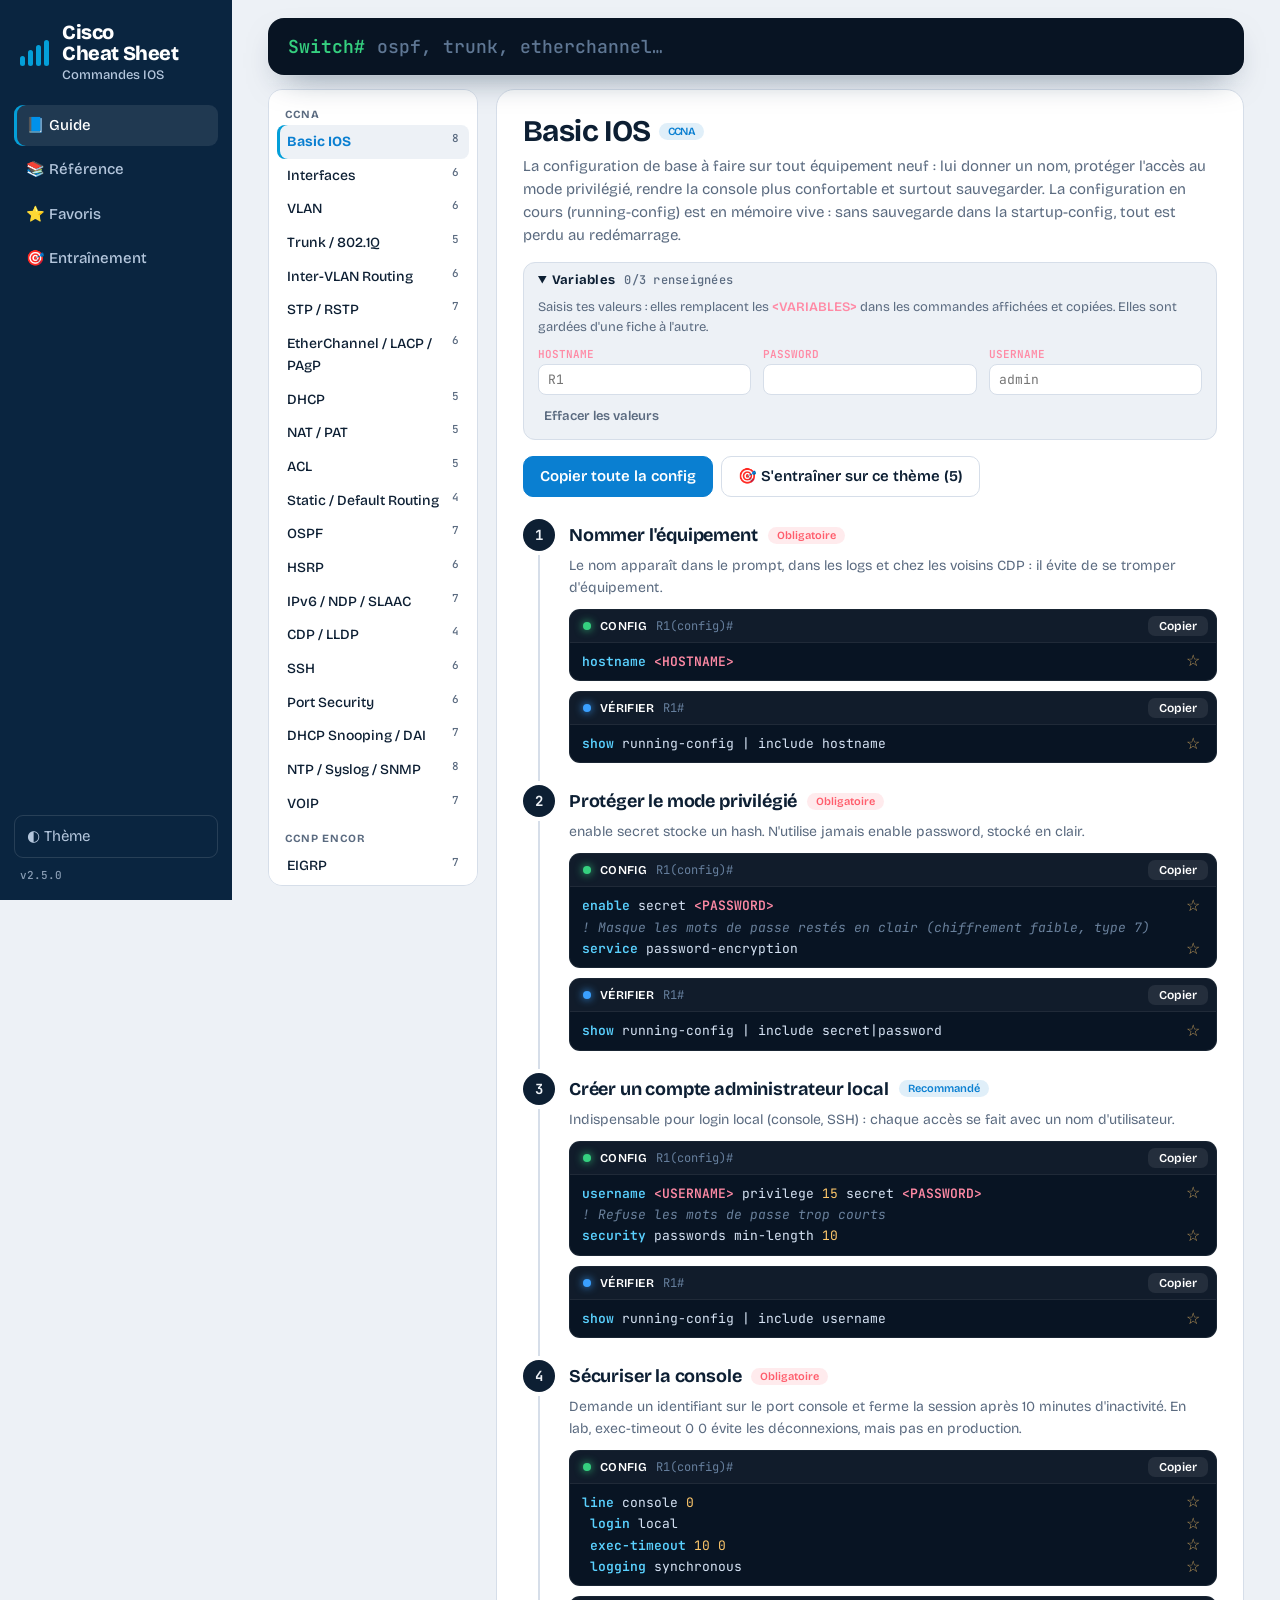
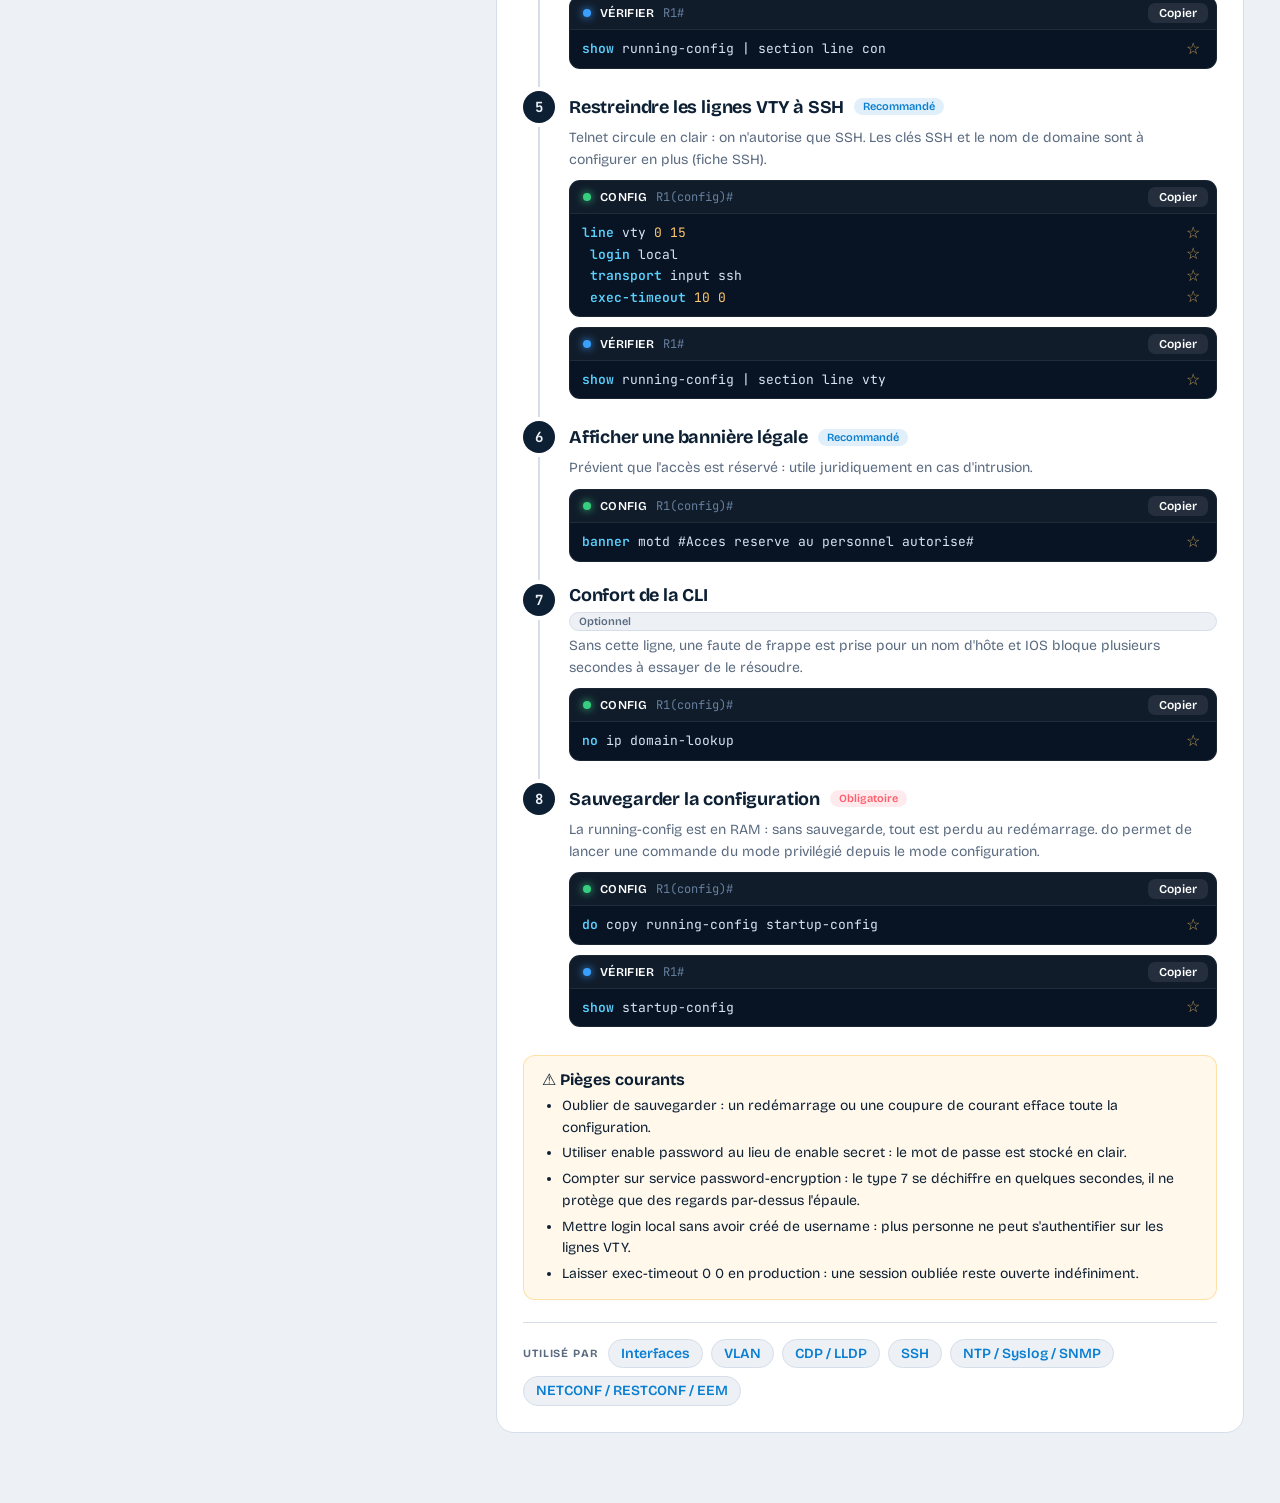
<file: index.html>
<!doctype html>
<!--
  Cisco Cheat Sheet v2 : site statique découpé en fichiers.
    styles.css : thème, mise en page, cartes, blocs de code, QCM
    data.js    : les fiches (le tableau D, une entrée par technologie) — à éditer pour le contenu
    extras.js  : schémas de topologie et exemples de sortie affichés dans le Guide
    quiz.js    : les questions du mode Entraînement
    app.js     : la logique (Guide, Référence, Favoris, Entraînement)
  Historique des versions : CHANGELOG.md
-->
<html lang="fr">
  <head>
    <meta charset="utf-8" />
    <meta name="viewport" content="width=device-width, initial-scale=1, viewport-fit=cover" />
    <title>Cisco Cheat Sheet</title>
    <link rel="icon" type="image/png" href="logo_ciscocheatsheet.png" />
    <link rel="icon" type="image/svg+xml" href="favicon.svg" />
    <link rel="apple-touch-icon" href="logo_ciscocheatsheet.png" />
    <!-- Applique le thème mémorisé avant l'affichage, pour éviter un flash clair / sombre -->
    <script>
      try {
        var t = JSON.parse(localStorage.getItem("theme"));
        if (t) document.documentElement.dataset.theme = t;
      } catch (e) {}
    </script>
    <link rel="preconnect" href="https://fonts.googleapis.com" />
    <link rel="preconnect" href="https://fonts.gstatic.com" crossorigin />
    <link
      href="https://fonts.googleapis.com/css2?family=Bricolage+Grotesque:opsz,wght@12..96,400..800&family=JetBrains+Mono:wght@400;500;600&display=swap"
      rel="stylesheet"
    />
    <!-- ?v=N : augmenter N à chaque modification d'un fichier CSS ou JS
         pour que Cloudflare serve la nouvelle version au lieu de sa copie en cache -->
    <link rel="stylesheet" href="styles.css?v=9" />
  </head>
  <body>
    <div class="app">
      <aside>
        <div class="brand">
          <svg width="30" height="26" viewBox="0 0 30 26" aria-hidden="true">
            <g fill="#049fd9">
              <rect x="0" y="16" width="5" height="10" rx="2.5" />
              <rect x="8" y="10" width="5" height="16" rx="2.5" />
              <rect x="16" y="5" width="5" height="21" rx="2.5" />
              <rect x="24" y="0" width="5" height="26" rx="2.5" />
            </g>
          </svg>
          <div>Cisco<br />Cheat Sheet<small>Commandes IOS</small></div>
        </div>
        <nav id="nav" aria-label="Vues"></nav>
        <button id="th" title="Basculer thème clair / sombre">◐ Thème</button>
        <span id="verline"><span id="ver"></span></span>
        <button id="burger" aria-label="Ouvrir le menu" aria-expanded="false">☰</button>
      </aside>
      <main>
        <div class="hero">
          <label class="prompt"
            ><b>Switch#</b
            ><input id="q" type="search" autocomplete="off" aria-label="Rechercher une commande"
          /></label>
          <div class="bar" id="flt"></div>
          <div class="bar rec" id="rec"></div>
        </div>
        <div id="out"></div>
      </main>
    </div>
    <!-- Les données (data.js, extras.js, quiz.js) doivent être chargées avant app.js -->
    <script src="data.js?v=10"></script>
    <script src="extras.js?v=3"></script>
    <script src="quiz.js?v=7"></script>
    <script src="app.js?v=13"></script>
  </body>
</html>
</file>
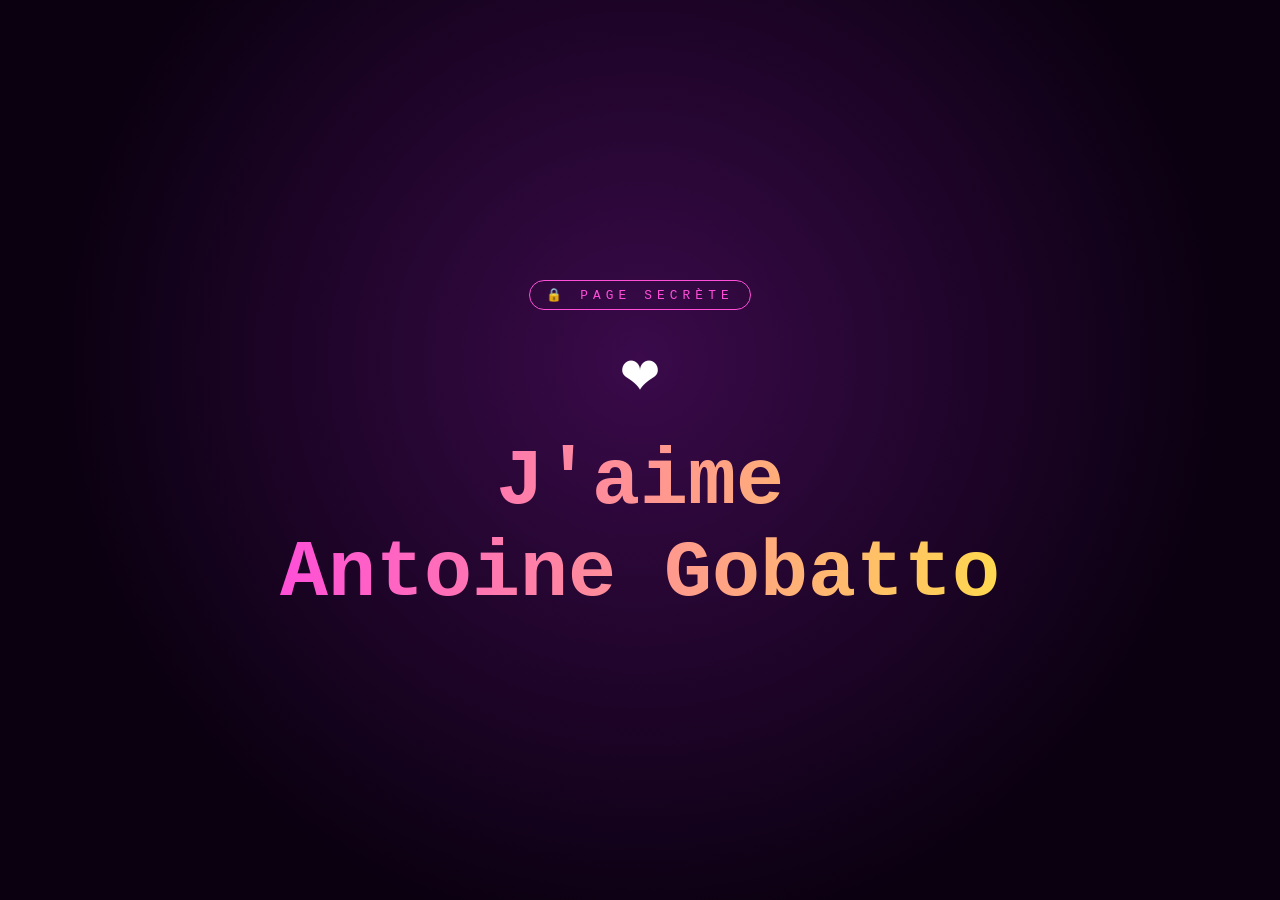
<file: goon/index.html>
<!DOCTYPE html>
<html lang="fr">
<head>
<meta charset="UTF-8">
<meta name="viewport" content="width=device-width, initial-scale=1">
<meta name="robots" content="noindex, nofollow">
<title>🤫</title>
<style>
  * { margin: 0; padding: 0; box-sizing: border-box; }
  html, body { height: 100%; }
  body {
    display: flex; flex-direction: column; align-items: center; justify-content: center;
    gap: 1.5rem; text-align: center; padding: 1rem;
    background: radial-gradient(circle at 50% 40%, #3a0a4a 0%, #0a0010 70%);
    color: #fff; font-family: "Courier New", monospace; overflow: hidden;
  }
  .badge {
    font-size: .8rem; letter-spacing: .4em; text-transform: uppercase;
    color: #ff4fd8; border: 1px solid #ff4fd8; padding: .4rem 1rem; border-radius: 99px;
    animation: blink 1.5s steps(2) infinite;
  }
  h1 {
    font-size: clamp(2rem, 8vw, 5rem); line-height: 1.15;
    background: linear-gradient(90deg, #ff4fd8, #ffd84f, #4ffff0, #ff4fd8);
    background-size: 300% 100%; -webkit-background-clip: text; background-clip: text;
    color: transparent; animation: slide 4s linear infinite;
  }
  .heart { font-size: 4rem; animation: beat 1s ease-in-out infinite; }
  @keyframes slide { to { background-position: 300% 0; } }
  @keyframes beat { 50% { transform: scale(1.3); } }
  @keyframes blink { 50% { opacity: .3; } }
</style>
</head>
<body>
  <div class="badge">🔒 page secrète</div>
  <div class="heart">❤️</div>
  <h1>J'aime<br>Antoine Gobatto</h1>
</body>
</html>
</file>
<file: styles.css>
/* Cisco Cheat Sheet v2 */
/* ===== Thème : couleurs (--bg fond, --pn cartes, --tx texte, --ac accent, --cb code) et polices ===== */
:root {
  box-sizing: border-box;
  --bg: #edf1f6;
  --pn: #fff;
  --tx: #0d1f33;
  --mu: #5b6b80;
  --bd: #d6dee9;
  --ac: #0a7fd1;
  --pu: #6d3fe0;
  --side: #0a2540;
  --sx: #b4c6dc;
  --cb: #081423;
  --cx: #d7e4f5;
  --k: #5ad1ff;
  --n: #ffc86b;
  --v: #ff8aa5;
  --cm: #6a819c;
  --g: #35d07f;
  --a: #ffb020;
  --r: #ff5d6c;
  --b: #3aa0ff;
  --f1: "Bricolage Grotesque", system-ui, -apple-system, Segoe UI, sans-serif;
  --f2: "JetBrains Mono", ui-monospace, Menlo, Consolas, monospace;
}
/* Thème sombre : automatique selon le système, ou forcé avec data-theme (bouton Thème) */
@media (prefers-color-scheme: dark) {
  :root:not([data-theme="light"]) {
    --bg: #07101c;
    --pn: #0e1b2d;
    --tx: #e6eef9;
    --mu: #8a9bb2;
    --bd: #1b2b42;
    --ac: #4aa8ff;
    --pu: #a58bff;
    --side: #050c16;
    --cb: #050b14;
  }
}
:root[data-theme="dark"] {
  --bg: #07101c;
  --pn: #0e1b2d;
  --tx: #e6eef9;
  --mu: #8a9bb2;
  --bd: #1b2b42;
  --ac: #4aa8ff;
  --pu: #a58bff;
  --side: #050c16;
  --cb: #050b14;
}
html {
  scroll-padding-top: 90px;
}
* {
  box-sizing: border-box;
}
body {
  margin: 0;
  background: var(--bg);
  color: var(--tx);
  font: 15px/1.55 var(--f1);
}
button {
  font: inherit;
  cursor: pointer;
  color: inherit;
  background: none;
  border: 0;
}
button:focus-visible,
#q:focus-visible {
  outline: 2px solid var(--ac);
  outline-offset: 2px;
}
/* ===== Mise en page : barre latérale + contenu ===== */
.app {
  display: flex;
  min-height: 100%;
}
/* Barre latérale */
aside {
  width: 232px;
  flex: none;
  background: var(--side);
  color: var(--sx);
  padding: calc(22px + env(safe-area-inset-top, 0px)) 14px
    calc(18px + env(safe-area-inset-bottom, 0px));
  position: sticky;
  top: 0;
  align-self: flex-start;
  /* Pleine hauteur de la fenêtre : la barre ne s'arrête plus au milieu de l'écran */
  height: 100vh;
  height: 100dvh;
  overflow: auto;
  display: flex;
  flex-direction: column;
  gap: 22px;
}
.brand {
  display: flex;
  align-items: center;
  gap: 12px;
  color: #fff;
  font: 800 20px/1.05 var(--f1);
  letter-spacing: -0.02em;
  padding: 0 6px;
}
.brand small {
  display: block;
  font: 500 13px var(--f1);
  color: var(--sx);
  letter-spacing: 0;
  margin-top: 3px;
}
nav {
  display: flex;
  flex-direction: column;
  gap: 3px;
}
nav a {
  display: flex;
  justify-content: space-between;
  align-items: center;
  text-decoration: none;
  padding: 9px 12px;
  border-radius: 9px;
  color: var(--sx);
  font-weight: 500;
}
nav a:hover {
  background: #ffffff0f;
  color: #fff;
}
nav a.on {
  background: #ffffff17;
  color: #fff;
  box-shadow: inset 3px 0 0 #049fd9;
}
nav a:focus-visible,
a.btn:focus-visible,
select:focus-visible,
.vars input:focus-visible {
  outline: 2px solid var(--ac);
  outline-offset: 2px;
}
/* Nombre de favoris */
nav a small {
  font: 600 11px var(--f2);
  background: #ffffff1c;
  border-radius: 99px;
  padding: 1px 8px;
}
/* Numéro de version, en bas de la barre */
#verline {
  font: 500 11px var(--f2);
  color: var(--sx);
  opacity: 0.75;
  padding: 0 6px;
  margin-top: -12px;
}
#th {
  margin-top: auto;
  text-align: left;
  padding: 9px 12px;
  border-radius: 9px;
  border: 1px solid #ffffff1f;
  color: var(--sx);
}
#th:hover {
  color: #fff;
  border-color: #ffffff40;
}
main {
  flex: 1;
  min-width: 0;
  padding: 0 clamp(14px, 3vw, 36px) 70px;
}
/* Zone de recherche (reste visible en haut) */
.hero {
  position: sticky;
  top: 0;
  z-index: 5;
  padding: calc(18px + env(safe-area-inset-top, 0px)) 0 14px;
  background: linear-gradient(var(--bg) 82%, transparent);
}
.hero[hidden] {
  display: none;
}
.prompt {
  display: flex;
  align-items: center;
  gap: 12px;
  background: var(--cb);
  border-radius: 16px;
  padding: 0 20px;
  box-shadow:
    0 0 0 1px #ffffff1a,
    0 14px 34px -16px #0a254099;
}
.prompt:focus-within {
  box-shadow:
    0 0 0 2px var(--ac),
    0 14px 34px -16px #0a2540cc;
}
.prompt b {
  font: 600 18px var(--f2);
  color: var(--g);
}
#q {
  flex: 1;
  min-width: 0;
  border: 0;
  background: none;
  color: #eaf3ff;
  font: 500 18px var(--f2);
  padding: 17px 0;
  caret-color: var(--g);
  outline: 0;
}
#q::placeholder {
  color: #5f7794;
}
.bar {
  display: flex;
  gap: 8px;
  flex-wrap: wrap;
  align-items: center;
  margin-top: 12px;
  color: var(--mu);
  font-size: 13px;
}
.bar:empty {
  display: none;
}
/* Filtres de la Référence : un groupe par critère */
#flt {
  gap: 8px 18px;
}
.fg {
  display: flex;
  flex-wrap: wrap;
  align-items: center;
  gap: 6px;
}
.fg > span,
.qcfg > div > span {
  font: 700 11px var(--f1);
  letter-spacing: 0.08em;
  text-transform: uppercase;
  color: var(--mu);
  margin-right: 2px;
}
.fg button,
.qcfg button {
  display: flex;
  align-items: center;
  gap: 7px;
  padding: 5px 12px;
  border-radius: 99px;
  border: 1px solid var(--bd);
  background: var(--pn);
  color: var(--tx);
  font-weight: 500;
  font-size: 13px;
}
.fg button:hover,
.qcfg button:hover {
  border-color: var(--ac);
}
/* Voyant coloré des filtres de type (mêmes couleurs que les blocs) */
.fg [data-f^="types:"]::before {
  content: "";
  width: 8px;
  height: 8px;
  border-radius: 50%;
  background: var(--led);
  box-shadow: 0 0 6px var(--led);
}
.fg button.on,
.qcfg button.on {
  background: var(--tx);
  color: var(--bg);
  border-color: var(--tx);
}
.fg [data-f="types:C"] {
  --led: var(--g);
}
.fg [data-f="types:S"] {
  --led: var(--b);
}
.fg [data-f="types:T"] {
  --led: var(--a);
}
.fg [data-f="types:D"] {
  --led: var(--r);
}
.rec button {
  font: 12px var(--f2);
  padding: 2px 10px;
  border-radius: 99px;
  border: 1px dashed var(--bd);
  color: var(--mu);
}
.rec button:hover {
  color: var(--ac);
  border-color: var(--ac);
}
/* Cartes des protocoles : grille lue de gauche à droite, ligne par ligne */
.grid {
  display: grid;
  grid-template-columns: repeat(auto-fill, minmax(min(100%, 340px), 1fr));
  gap: 14px;
  align-items: start;
}
.card {
  background: var(--pn);
  border: 1px solid var(--bd);
  border-radius: 18px;
  padding: 20px 18px 16px;
  min-width: 0;
}
.card h2 {
  margin: 0;
  font: 700 24px/1.15 var(--f1);
  letter-spacing: -0.02em;
  display: flex;
  gap: 8px;
  align-items: center;
  flex-wrap: wrap;
}
.tag {
  font: 600 11px var(--f1);
  border-radius: 99px;
  padding: 2px 9px;
  background: var(--bg);
  color: var(--mu);
}
.tag.CCNA {
  background: #0a7fd120;
  color: var(--ac);
}
.tag.ENCOR {
  background: #8b5cf624;
  color: var(--pu);
}
.tag.CSNE {
  background: #35d07f24;
  color: #1c9a5b;
}
.card p {
  margin: 6px 0 12px;
  color: var(--mu);
  font-size: 14px;
  max-width: 62ch;
}
.card h2 a {
  color: inherit;
  text-decoration: none;
}
.card h2 a:hover {
  color: var(--ac);
}
/* Barre au-dessus des cartes : nombre de résultats + actions */
.rtool {
  display: flex;
  flex-wrap: wrap;
  align-items: center;
  gap: 8px;
  margin: 0 0 12px;
  color: var(--mu);
  font-size: 14px;
}
.rtool span {
  margin-right: auto;
}
.rtool button {
  padding: 5px 12px;
  border-radius: 9px;
  border: 1px solid var(--bd);
  background: var(--pn);
  color: var(--tx);
  font-weight: 600;
  font-size: 13px;
}
.rtool button:hover {
  border-color: var(--ac);
  color: var(--ac);
}
/* Carte de la Référence : repliée par défaut, un clic sur le titre la déplie */
.rc {
  padding: 14px 16px;
}
.rc h2 {
  font-size: 19px;
}
.rch {
  display: flex;
  align-items: center;
  flex-wrap: wrap;
  gap: 8px;
  width: 100%;
  text-align: left;
  font: inherit;
  letter-spacing: inherit;
}
.rch:disabled {
  cursor: default;
}
.rch .chev {
  margin-left: auto;
  font-style: normal;
  font-size: 14px;
  color: var(--mu);
}
.rch:not(:disabled):hover > span:first-child,
.rch:not(:disabled):hover .chev {
  color: var(--ac);
}
.rc p {
  margin: 6px 0 0;
}
.rc p.clip {
  display: -webkit-box;
  -webkit-line-clamp: 2;
  -webkit-box-orient: vertical;
  overflow: hidden;
}
.rn {
  display: block;
  margin-top: 8px;
  font: 500 11px var(--f2);
  color: var(--mu);
}
/* Carte dépliée : toute la largeur, blocs sur deux colonnes */
.rc.x:not(.s) {
  grid-column: 1 / -1;
}
.rc.x:not(.s) p {
  max-width: 80ch;
}
.rc.x:not(.s) .rcb {
  columns: 380px 2;
  column-gap: 14px;
}
.rcb .blk {
  break-inside: avoid;
}
.more,
.why a,
.corr a {
  display: inline-block;
  margin-top: 12px;
  color: var(--ac);
  font-weight: 600;
  font-size: 14px;
  text-decoration: none;
}
.more:hover,
.why a:hover,
.corr a:hover {
  text-decoration: underline;
}
/* Blocs de commandes : voyant coloré = type de bloc */
.blk {
  background: var(--cb);
  border-radius: 11px;
  margin-top: 10px;
  overflow: hidden;
  border: 1px solid #ffffff12;
}
.bh {
  display: flex;
  align-items: center;
  gap: 9px;
  padding: 6px 8px 6px 13px;
  background: #ffffff09;
  border-bottom: 1px solid #ffffff10;
  color: #9fb3cc;
  font: 600 12px var(--f1);
  letter-spacing: 0.03em;
}
.bh::before {
  content: "";
  width: 8px;
  height: 8px;
  border-radius: 50%;
  background: var(--led, var(--b));
  box-shadow: 0 0 8px var(--led, var(--b));
}
.bh span {
  color: #fff;
}
.bh em {
  margin-right: auto;
  font: 400 12px var(--f2);
  color: #667f9d;
  font-style: normal;
  letter-spacing: 0;
}
.bh span:nth-last-child(2) {
  margin-right: auto;
}
.bh.C {
  --led: var(--g);
}
.bh.S {
  --led: var(--b);
}
.bh.T {
  --led: var(--a);
}
.bh.D {
  --led: var(--r);
}
.bh button {
  font: 600 12px var(--f1);
  padding: 3px 11px;
  border-radius: 7px;
  background: #ffffff14;
  color: #fff;
}
.bh button:hover {
  background: #049fd9;
}
/* Lignes de commandes et coloration */
pre {
  margin: 0;
  padding: 8px 0;
  overflow-x: auto;
  font: 13px/1.65 var(--f2);
  color: var(--cx);
}
.l {
  display: flex;
  align-items: center;
  padding: 0 12px;
  white-space: pre;
}
.l:hover {
  background: #ffffff0c;
}
.l span.t {
  flex: 1;
  min-width: 0;
}
.st {
  opacity: 0.75;
  color: var(--n);
  padding: 0 4px 0 12px;
  font-size: 16px;
  line-height: 1;
  align-self: stretch;
}
.l:hover .st,
.st:hover,
.st:focus-visible,
.st.f {
  opacity: 1;
}
/* Favoris : lignes parentes rappelées en grisé, favoris séparés par un filet */
.l.par {
  opacity: 0.55;
}
.fv + .fv {
  border-top: 1px solid #ffffff12;
  margin-top: 4px;
  padding-top: 4px;
}
/* Couleurs de la coloration : .k commande, .nm nombres, .vr variables, .cm commentaires */
.k {
  color: var(--k);
  font-weight: 600;
}
.nm {
  color: var(--n);
}
.vr {
  color: var(--v);
  font-weight: 600;
}
/* Variable remplacée par la valeur saisie */
.vv {
  color: var(--g);
  font-weight: 600;
  border-bottom: 1px dashed #35d07f80;
}
/* Bloc de texte brut : schéma, exemple de sortie, contexte d'une question */
pre.raw {
  background: var(--cb);
  border: 1px solid #ffffff12;
  border-radius: 11px;
  padding: 12px 14px;
  line-height: 1.5;
}
.cm {
  color: var(--cm);
  font-style: italic;
  display: block;
  white-space: pre-wrap;
}
.empty {
  color: var(--mu);
  padding: 60px 20px;
  text-align: center;
  font-size: 16px;
}
/* Bouton hamburger : masqué sur grand écran (la barre latérale suffit) */
#burger {
  display: none;
}
/* ===== Tablette / mobile : la barre latérale devient un en-tête + menu déroulant ===== */
@media (max-width: 820px) {
  .app {
    flex-direction: column;
  }
  /* En-tête compact : logo + titre, thème et bouton menu à droite */
  aside {
    width: auto;
    position: relative; /* sert d'ancre au menu déroulant */
    align-self: stretch; /* pleine largeur (sur ordinateur, flex-start garde la barre collante) */
    max-height: none;
    flex-direction: row;
    align-items: center;
    gap: 10px;
    padding: calc(12px + env(safe-area-inset-top, 0px)) 14px 12px;
    overflow: visible;
  }
  .brand {
    flex: 1;
    font-size: 18px;
    padding: 0;
  }
  /* Garde le titre visible (seul le sous-titre est masqué, faute de place) */
  .brand small {
    display: none;
  }
  .brand div {
    font-size: 16px;
    line-height: 1.1;
  }
  #th {
    margin: 0;
    white-space: nowrap;
  }
  /* Le bouton hamburger apparaît et commande l'ouverture du menu */
  #burger {
    display: block;
    font-size: 22px;
    line-height: 1;
    padding: 7px 12px;
    border-radius: 9px;
    border: 1px solid #ffffff1f;
    color: var(--sx);
  }
  #burger:hover {
    color: #fff;
    border-color: #ffffff40;
  }
  /* Menu déroulant : masqué par défaut, s'ouvre en panneau sous l'en-tête */
  nav {
    position: absolute;
    top: 100%;
    left: 8px;
    right: 8px;
    z-index: 20;
    display: none;
    flex-direction: column;
    gap: 4px;
    background: var(--side);
    padding: 8px;
    border: 1px solid #ffffff1f;
    border-radius: 12px;
    box-shadow: 0 20px 36px -14px #000000aa;
  }
  aside.open nav {
    display: flex;
  }
  nav a {
    white-space: nowrap;
    padding: 12px 14px; /* grande zone tactile */
  }
  aside {
    height: auto;
  }
  /* Référence : les filtres prennent plusieurs lignes, ils défilent avec la page au lieu de rester collés */
  body[data-view="ref"] .hero {
    position: static;
  }
  details.topo pre {
    font-size: 11px;
  }
  #verline {
    display: none;
  }
}
/* ===== Téléphone : marges resserrées et zones tactiles agrandies ===== */
@media (max-width: 480px) {
  main {
    padding-bottom: 48px;
  }
  .hero {
    padding-top: calc(12px + env(safe-area-inset-top, 0px));
  }
  /* Barre de recherche plus compacte (16px = pas de zoom auto sur iOS) */
  .prompt {
    padding: 0 14px;
    gap: 9px;
  }
  .prompt b {
    font-size: 15px;
  }
  #q {
    font-size: 16px;
    padding: 14px 0;
  }
  /* Filtres et récents : puces un peu plus grandes, plus faciles à toucher */
  .bar {
    gap: 6px;
  }
  .fg button,
  .qcfg button {
    padding: 7px 13px;
  }
  /* Étoile : zone tactile plus large */
  .st {
    padding: 4px 6px 4px 14px;
    font-size: 18px;
  }
  /* Cartes : moins de marge interne pour gagner de la largeur */
  .card {
    padding: 16px 13px 12px;
    border-radius: 14px;
  }
  .card h2 {
    font-size: 20px;
  }
  /* Blocs de code : on garde le défilement horizontal mais on resserre */
  .l {
    padding: 0 10px;
  }
  pre {
    font-size: 12.5px;
  }
  /* Boutons d'action sur toute la largeur, plus faciles à viser */
  .acts button,
  .acts .btn {
    flex: 1 1 100%;
    text-align: center;
  }
}
/* ===== Boutons d'action ===== */
.acts {
  display: flex;
  gap: 8px;
  flex-wrap: wrap;
  margin-top: 14px;
}
.acts button,
.acts .btn {
  padding: 8px 16px;
  border-radius: 10px;
  border: 1px solid var(--bd);
  font-weight: 600;
  color: var(--tx);
  text-decoration: none;
}
.acts button:hover,
.acts .btn:hover {
  border-color: var(--ac);
  color: var(--ac);
}
.acts .pri {
  background: var(--ac);
  border-color: var(--ac);
  color: #fff;
}
.acts .pri:hover {
  color: #fff;
  filter: brightness(1.1);
}
.acts button:disabled {
  opacity: 0.45;
  cursor: not-allowed;
  filter: none;
}
/* ===== Entraînement (QCM) ===== */
.qcard {
  max-width: 820px;
  margin: 22px auto 0;
  padding: 22px 24px;
}
.qcard > p {
  max-width: 70ch;
}
/* Accueil : chiffres clés */
.tiles {
  display: grid;
  grid-template-columns: repeat(3, 1fr);
  gap: 10px;
  margin: 16px 0;
}
.tiles div {
  background: var(--bg);
  border-radius: 12px;
  padding: 12px 14px;
}
.tiles b {
  display: block;
  font: 700 26px/1.1 var(--f1);
  letter-spacing: -0.02em;
}
.tiles b small {
  font: 500 14px var(--f1);
  color: var(--mu);
}
.tiles span {
  font-size: 13px;
  color: var(--mu);
}
/* Accueil : réglages */
.qcfg {
  display: grid;
  gap: 10px;
}
.qcfg > div {
  display: flex;
  flex-wrap: wrap;
  align-items: center;
  gap: 6px;
}
.qcfg > div > span {
  width: 86px;
}
.qnote {
  font-size: 13px !important;
  margin: 10px 0 0 !important;
}
/* Progression par thème */
.prog {
  display: grid;
  grid-template-columns: repeat(auto-fill, minmax(min(100%, 330px), 1fr));
  gap: 2px 18px;
  margin-top: 10px;
}
.prog > * {
  display: flex;
  align-items: center;
  gap: 10px;
  padding: 5px 8px;
  border-radius: 8px;
  font-size: 14px;
  text-align: left;
}
.prog > button:hover {
  background: var(--bg);
  color: var(--ac);
}
.prog span:first-child {
  flex: 1;
  min-width: 0;
  overflow: hidden;
  text-overflow: ellipsis;
  white-space: nowrap;
}
.tbar {
  width: 90px;
  height: 6px;
  border-radius: 99px;
  background: var(--bd);
  overflow: hidden;
  flex: none;
}
.tbar i {
  display: block;
  height: 100%;
  background: var(--g);
}
.prog small {
  font: 500 11px var(--f2);
  color: var(--mu);
  width: 30px;
  text-align: right;
}
/* Question */
.qtop {
  display: flex;
  flex-wrap: wrap;
  align-items: center;
  gap: 8px;
}
.qtop b {
  font: 700 14px var(--f1);
  margin-right: 4px;
}
.qtop button {
  margin-left: auto;
  color: var(--mu);
  font-size: 13px;
  font-weight: 600;
  padding: 4px 8px;
  border-radius: 8px;
}
.qtop button:hover {
  color: var(--r);
}
.qbar {
  height: 4px;
  border-radius: 99px;
  background: var(--bd);
  overflow: hidden;
  margin: 12px 0 18px;
}
.qbar i {
  display: block;
  height: 100%;
  background: var(--ac);
  transition: width 0.25s;
}
.qcard p.qq {
  color: var(--tx);
  font: 600 17px/1.5 var(--f1);
  margin: 0 0 12px;
  max-width: none;
}
.qq code,
.out summary code {
  font: 500 0.88em var(--f2);
  background: var(--bg);
  border: 1px solid var(--bd);
  border-radius: 6px;
  padding: 1px 6px;
}
.qctx {
  margin-bottom: 12px;
}
.qcard p.qhint {
  font: 700 11px var(--f1);
  letter-spacing: 0.08em;
  text-transform: uppercase;
  margin: 0 0 8px;
}
/* Réponses proposées */
.opts {
  display: grid;
  gap: 8px;
}
.opt {
  display: flex;
  align-items: flex-start;
  gap: 12px;
  width: 100%;
  text-align: left;
  padding: 11px 14px;
  border: 1.5px solid var(--bd);
  border-radius: 12px;
  background: var(--pn);
  color: var(--tx);
}
.opt:not(:disabled):not(.static):hover {
  border-color: var(--ac);
}
.opt:disabled {
  cursor: default;
}
.ol {
  flex: none;
  width: 24px;
  height: 24px;
  border-radius: 7px;
  display: grid;
  place-items: center;
  background: var(--bg);
  font: 700 12px var(--f2);
  color: var(--mu);
}
.ob {
  flex: 1;
  min-width: 0;
  padding-top: 1px;
}
/* Réponse sous forme de commandes : même rendu que les blocs de code */
.oc {
  display: block;
  background: var(--cb);
  color: var(--cx);
  border-radius: 8px;
  padding: 7px 11px;
  font: 13px/1.6 var(--f2);
  white-space: pre-wrap;
  overflow-wrap: anywhere;
}
.oc > span {
  display: block;
}
.om {
  flex: none;
  width: 18px;
  font-weight: 700;
  text-align: center;
}
.opt.sel {
  border-color: var(--ac);
  box-shadow: 0 0 0 2px #0a7fd130;
}
.opt.sel .ol {
  background: var(--ac);
  color: #fff;
}
.opt.good {
  border-color: var(--g);
  background: #35d07f14;
}
.opt.good .ol {
  background: var(--g);
  color: #06281a;
}
.opt.good .om {
  color: var(--g);
}
.opt.miss {
  border-color: var(--g);
  border-style: dashed;
}
.opt.miss .om {
  color: var(--g);
}
.opt.bad {
  border-color: var(--r);
  background: #ff5d6c14;
}
.opt.bad .ol {
  background: var(--r);
  color: #fff;
}
.opt.bad .om {
  color: var(--r);
}
/* Explication après validation */
.why {
  margin-top: 14px;
  padding: 12px 16px;
  border-radius: 12px;
  border: 1px solid var(--bd);
  background: var(--bg);
}
.why.ok {
  border-color: #35d07f80;
}
.why.ko {
  border-color: #ff5d6c80;
}
.why.ok b {
  color: #1c9a5b;
}
.why.ko b {
  color: var(--r);
}
.why p {
  margin: 4px 0 0;
  color: var(--tx);
  font-size: 14.5px;
  max-width: none;
}
.why a {
  margin-top: 8px;
}
.tag.okt {
  background: #35d07f24;
  color: #1c9a5b;
}
/* Correction en fin de session */
.corr {
  padding: 16px 0;
  border-bottom: 1px solid var(--bd);
}
.corr:last-child {
  border-bottom: 0;
  padding-bottom: 0;
}
.corr .opt {
  margin-bottom: 6px;
}
.corr > p:not(.qq) {
  margin: 8px 0 0;
  color: var(--mu);
  font-size: 14px;
  max-width: none;
}
.corr a {
  margin-top: 6px;
}
/* ===== Onglet Guide : liste des protocoles + fiche détaillée ===== */
.guide {
  display: grid;
  grid-template-columns: 210px minmax(0, 1fr);
  gap: 18px;
  align-items: start;
}
/* Liste de gauche : reste visible sous la recherche pendant le défilement */
.glist {
  position: sticky;
  top: var(--hh, 130px);
  max-height: calc(100vh - var(--hh, 130px) - 16px);
  overflow: auto;
  background: var(--pn);
  border: 1px solid var(--bd);
  border-radius: 14px;
  padding: 6px 8px 10px;
}
.glist h3 {
  margin: 12px 8px 4px;
  font: 700 11px var(--f1);
  letter-spacing: 0.08em;
  text-transform: uppercase;
  color: var(--mu);
}
.glist a,
.glist .soon {
  display: flex;
  justify-content: space-between;
  gap: 8px;
  padding: 6px 10px;
  border-radius: 8px;
  font-size: 14px;
}
.glist a {
  color: var(--tx);
  text-decoration: none;
  font-weight: 500;
}
.glist a:hover {
  background: var(--bg);
  color: var(--ac);
}
.glist a.on {
  background: var(--bg);
  color: var(--ac);
  font-weight: 700;
  box-shadow: inset 3px 0 0 #049fd9;
}
.glist small {
  font: 500 11px var(--f2);
  color: var(--mu);
}
.soon {
  color: var(--mu);
  opacity: 0.55;
}
.gmob {
  display: none;
}
.ginfo {
  margin: 8px 10px 0;
  font-size: 13px;
  color: var(--mu);
}
/* Schéma, variables, exemples de sortie : blocs repliables */
details.topo,
details.vars {
  margin: 14px 0 4px;
  border: 1px solid var(--bd);
  border-radius: 12px;
  background: var(--bg);
  padding: 0 14px;
}
summary {
  cursor: pointer;
  padding: 9px 0;
  font: 700 13px var(--f1);
  letter-spacing: 0.02em;
}
summary:hover {
  color: var(--ac);
}
summary small {
  font: 500 12px var(--f2);
  color: var(--mu);
  margin-left: 6px;
}
details.topo pre {
  margin-bottom: 14px;
}
details.vars p {
  margin: 0 0 10px;
  font-size: 13px;
  color: var(--mu);
  max-width: none;
}
.vgrid {
  display: grid;
  grid-template-columns: repeat(auto-fill, minmax(190px, 1fr));
  gap: 8px 12px;
}
.vgrid label {
  display: grid;
  gap: 3px;
  min-width: 0;
}
.vgrid span {
  font: 600 11px var(--f2);
  color: var(--v);
  overflow: hidden;
  text-overflow: ellipsis;
}
.vgrid input {
  width: 100%;
  padding: 6px 9px;
  border-radius: 8px;
  border: 1px solid var(--bd);
  background: var(--pn);
  color: var(--tx);
  font: 13px var(--f2);
}
details.vars > button {
  margin: 10px 0 12px;
  font-size: 13px;
  font-weight: 600;
  color: var(--mu);
}
details.vars > button:hover {
  color: var(--r);
}
details.out {
  margin-top: 6px;
  font-size: 13px;
}
details.out summary {
  padding: 4px 0;
  font-weight: 600;
  color: var(--mu);
}
details.out pre {
  margin-top: 4px;
  font-size: 12px;
}
details.out p {
  margin: 6px 0 4px;
}
/* Fiche détaillée */
.gcard {
  padding: 24px 26px 22px;
  max-width: 900px;
}
.gcard h2 {
  font-size: 30px;
}
.gcard > p {
  max-width: 70ch;
  font-size: 15px;
}
/* Bandeaux « Nécessite » et « Utilisé par » */
.gbar {
  display: flex;
  flex-wrap: wrap;
  align-items: center;
  gap: 8px;
  margin: 12px 0 4px;
  font-size: 14px;
}
.gbar b {
  font: 700 11px var(--f1);
  letter-spacing: 0.08em;
  text-transform: uppercase;
  color: var(--mu);
  margin-right: 2px;
}
.gbar i {
  font-style: normal;
  color: var(--mu);
}
.gbar.used {
  margin-top: 22px;
  padding-top: 16px;
  border-top: 1px solid var(--bd);
}
.chip {
  display: inline-flex;
  align-items: stretch;
  border: 1px solid var(--bd);
  border-radius: 99px;
  overflow: hidden;
  background: var(--bg);
}
.chip a,
.chip span {
  padding: 3px 12px;
  font-weight: 600;
}
.chip a {
  color: var(--ac);
  text-decoration: none;
}
.chip a:hover {
  text-decoration: underline;
}
.chip button {
  border-left: 1px solid var(--bd);
  padding: 0 10px;
  color: var(--mu);
  transition: transform 0.15s;
}
.chip button:hover {
  color: var(--ac);
}
.chip button[aria-expanded="true"] {
  color: var(--ac);
}
/* Aperçu déplié d'un prérequis */
.pre {
  margin: 10px 0 6px;
  padding-left: 14px;
  border-left: 3px solid var(--ac);
}
.pre-h {
  font-size: 13px;
  color: var(--mu);
}
.pre-h a {
  color: var(--ac);
}
.gcard .acts {
  margin: 16px 0 4px;
}
/* Titre de groupe d'étapes (ex. « Méthode 1 ») */
.gsec {
  margin: 30px 0 0;
  padding-bottom: 6px;
  border-bottom: 1px solid var(--bd);
  font: 700 13px var(--f1);
  letter-spacing: 0.04em;
  text-transform: uppercase;
  color: var(--pu);
}
/* Étape numérotée, reliée à la suivante par un trait vertical */
.step {
  position: relative;
  padding-left: 46px;
  margin-top: 22px;
}
.step::before {
  content: "";
  position: absolute;
  left: 15px;
  top: 36px;
  bottom: -18px;
  width: 2px;
  background: var(--bd);
}
.step:not(:has(+ .step))::before {
  display: none;
}
.num {
  position: absolute;
  left: 0;
  top: 0;
  width: 32px;
  height: 32px;
  border-radius: 50%;
  display: grid;
  place-items: center;
  background: var(--tx);
  color: var(--bg);
  font: 700 14px var(--f2);
}
.sh {
  display: flex;
  align-items: center;
  flex-wrap: wrap;
  gap: 6px 10px;
  min-height: 32px;
}
.sh h3 {
  margin: 0;
  font: 700 18px/1.25 var(--f1);
  letter-spacing: -0.01em;
}
.lvl {
  font: 600 11px var(--f1);
  padding: 2px 9px;
  border-radius: 99px;
}
.lvl.req {
  background: #ff5d6c1f;
  color: var(--r);
}
.lvl.reco {
  background: #0a7fd120;
  color: var(--ac);
}
.lvl.opt {
  background: var(--bg);
  color: var(--mu);
}
.step p {
  margin: 4px 0 0;
  color: var(--mu);
  font-size: 14px;
  max-width: 70ch;
}
/* Encadré des pièges courants */
.pit {
  margin-top: 28px;
  padding: 14px 18px;
  border-radius: 12px;
  background: #ffb02016;
  border: 1px solid #ffb02055;
}
.pit h3 {
  margin: 0 0 6px;
  font: 700 16px var(--f1);
}
.pit ul {
  margin: 0;
  padding-left: 20px;
  font-size: 14px;
}
.pit li + li {
  margin-top: 4px;
}
/* Tablette / mobile : une seule colonne, la liste devient un menu déroulant */
@media (max-width: 820px) {
  .guide {
    grid-template-columns: 1fr;
    gap: 12px;
  }
  .glist {
    display: none;
  }
  .gmob {
    display: block;
  }
  .gmob .ginfo {
    margin: 6px 4px 0;
  }
  #gsel {
    display: block;
    width: 100%;
    padding: 12px 14px;
    border-radius: 12px;
    border: 1px solid var(--bd);
    background: var(--pn);
    color: var(--tx);
    font: 600 16px var(--f1);
  }
}
@media (max-width: 480px) {
  .gcard {
    padding: 16px 13px 14px;
  }
  .gcard h2 {
    font-size: 24px;
  }
  .step {
    padding-left: 0;
  }
  .step::before {
    display: none;
  }
  .num {
    position: static;
    width: 26px;
    height: 26px;
    font-size: 13px;
    flex: none;
  }
  .sh {
    min-height: 0;
  }
  /* Le titre reste sur la ligne du numéro ; le badge passe dessous */
  .sh h3 {
    flex: 1 1 calc(100% - 40px);
    font-size: 17px;
  }
}
@media (max-width: 480px) {
  .qcard {
    margin-top: 6px;
    padding: 16px 13px;
  }
  .qcard p.qq {
    font-size: 16px;
  }
  .tiles b {
    font-size: 21px;
  }
  .qcfg > div > span {
    width: 100%;
  }
  .opt {
    padding: 10px;
    gap: 9px;
  }
  .vgrid {
    grid-template-columns: 1fr 1fr;
  }
  .rc.x:not(.s) .rcb {
    columns: 1;
  }
}
</file>
